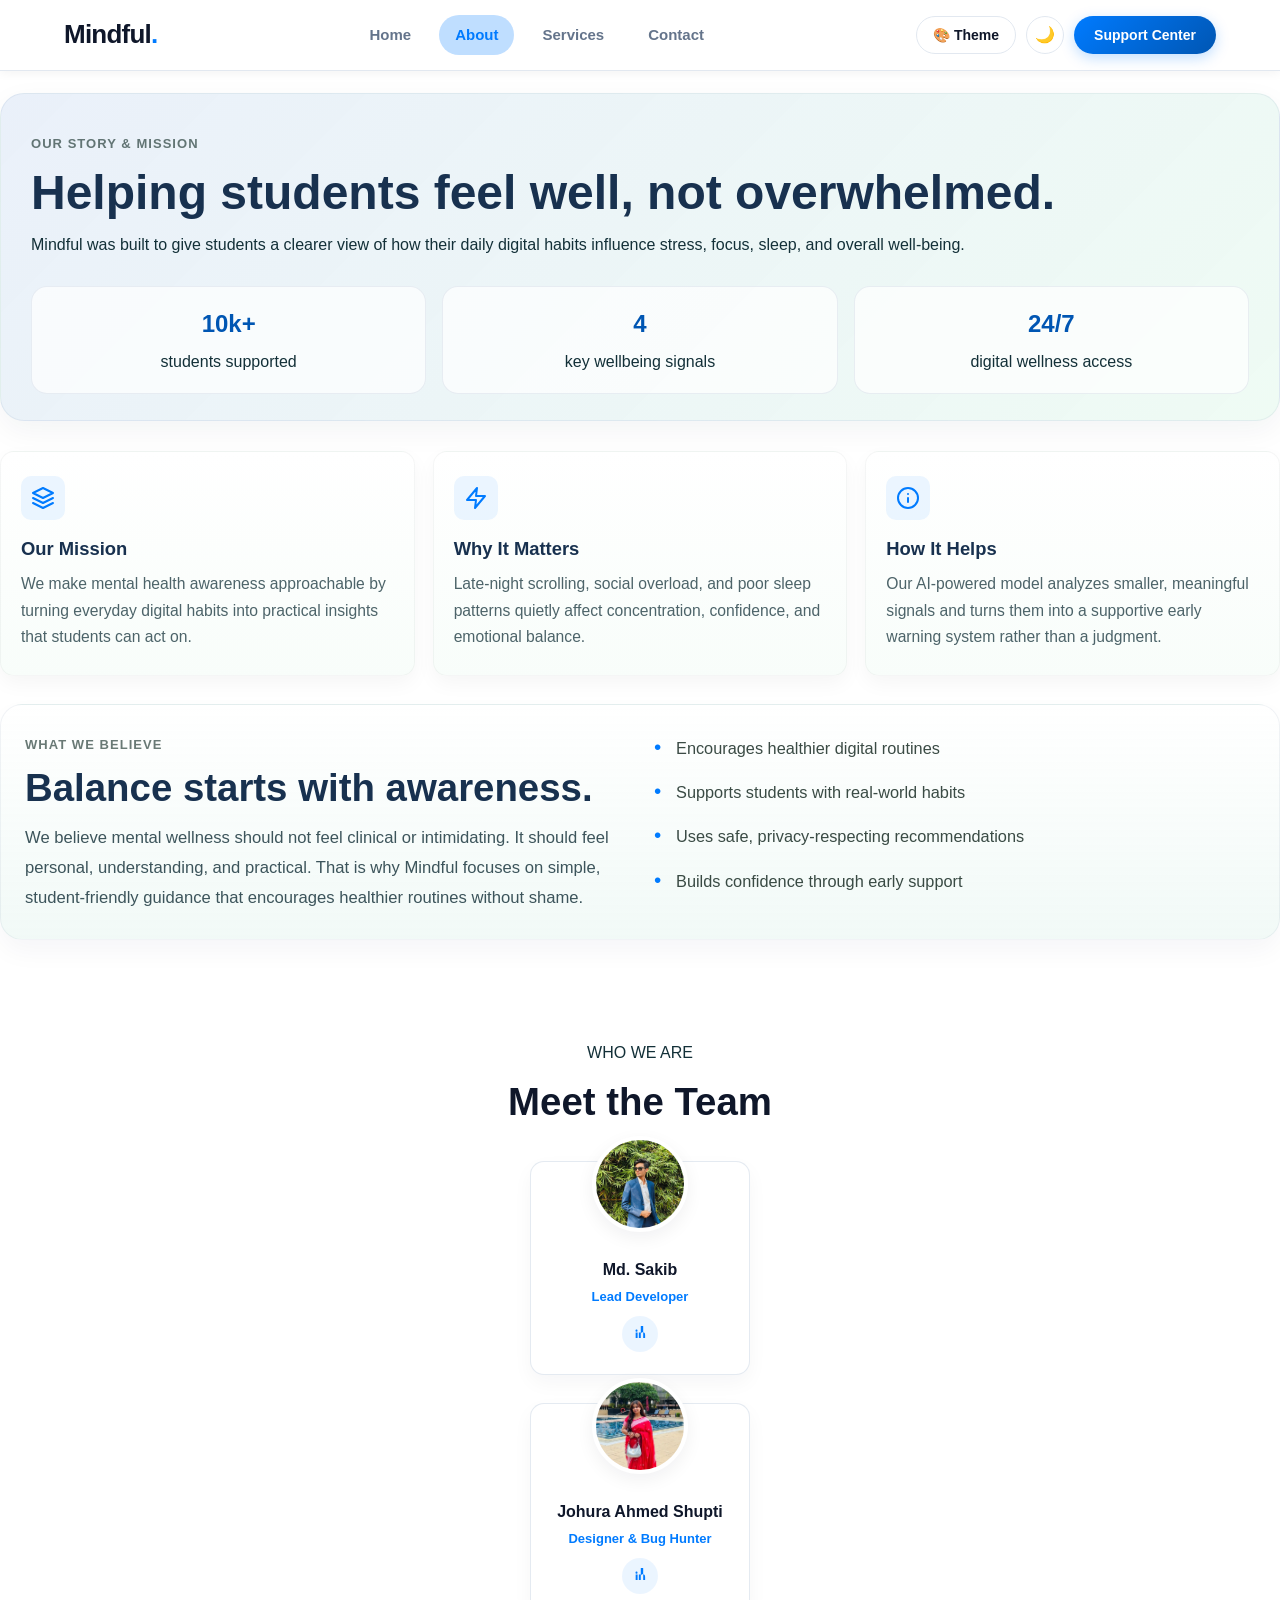
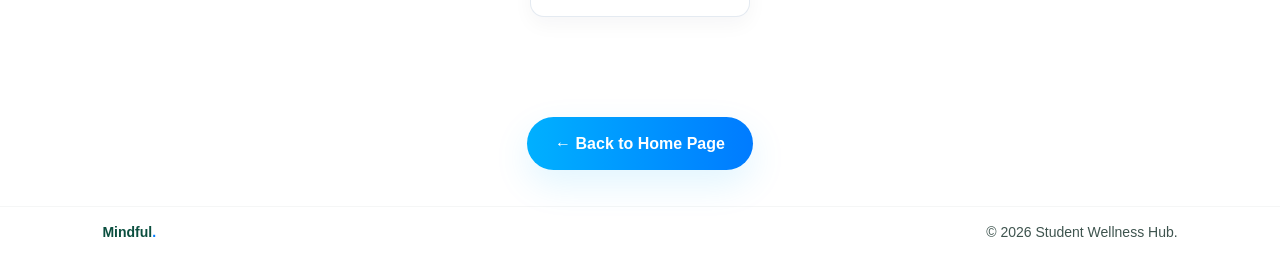
<file: about.html>
<!DOCTYPE html>
<html lang="en">
<head>
    <meta charset="UTF-8">
    <meta name="viewport" content="width=device-width, initial-scale=1.0">
    <title>About Us - Mindful</title>
    <link href="https://fonts.googleapis.com/css2?family=Archivo:wght@700;800;900&display=swap" rel="stylesheet">
    <link rel="stylesheet" href="about.css">
    <link rel="stylesheet" href="darkmode.css">
    <script src="darkmode.js" defer></script>
</head>
<body>

    <!-- NAVBAR -->
    <header class="navbar" role="banner">
        <div class="navbar-left">
            <a href="index.html" class="logo" aria-label="Mindful Home">Mindful<span class="dot">.</span></a>
        </div>
        <nav class="nav-links" aria-label="Main Navigation">
            <a href="index.html">Home</a>
            <a href="about.html" class="active">About</a>
            <a href="services.html">Services</a>
            <a href="contact.html">Contact</a>
        </nav>
        <div class="navbar-right">
            <button id="themeCustomizerBtn" class="theme-customizer-btn" title="Open Theme Studio" aria-label="Open Theme Studio">🎨 Theme</button>
            <button id="themeToggleBtn" class="theme-toggle-btn" aria-label="Toggle dark/light mode" title="Toggle Mode">🌙</button>
            <a href="support.html" class="nav-btn">Support Center</a>
        </div>
    </header>

    <!-- PAGE TITLE -->
    <div class="main-body">
        <section class="about-hero">
            <span class="section-subtitle">OUR STORY & MISSION</span>
            <h2>Helping students feel well, not overwhelmed.</h2>
            <p class="section-desc">Mindful was built to give students a clearer view of how their daily digital habits influence stress, focus, sleep, and overall well-being.</p>

            <div class="about-stats">
                <div class="stat-item">
                    <strong>10k+</strong>
                    <span>students supported</span>
                </div>
                <div class="stat-item">
                    <strong>4</strong>
                    <span>key wellbeing signals</span>
                </div>
                <div class="stat-item">
                    <strong>24/7</strong>
                    <span>digital wellness access</span>
                </div>
            </div>
        </section>

        <section class="about-grid-section">
            <div class="info-card">
                <div class="card-icon">
                    <svg width="24" height="24" viewBox="0 0 24 24" fill="none" stroke="#007bff" stroke-width="2" stroke-linecap="round" stroke-linejoin="round" aria-hidden="true">
                        <path d="M12 2L2 7l10 5 10-5-10-5zM2 17l10 5 10-5M2 12l10 5 10-5"/>
                    </svg>
                </div>
                <h3>Our Mission</h3>
                <p>We make mental health awareness approachable by turning everyday digital habits into practical insights that students can act on.</p>
            </div>

            <div class="info-card">
                <div class="card-icon">
                    <svg width="24" height="24" viewBox="0 0 24 24" fill="none" stroke="#007bff" stroke-width="2" stroke-linecap="round" stroke-linejoin="round" aria-hidden="true">
                        <path d="M13 2L3 14h9l-1 8 10-12h-9l1-8z"/>
                    </svg>
                </div>
                <h3>Why It Matters</h3>
                <p>Late-night scrolling, social overload, and poor sleep patterns quietly affect concentration, confidence, and emotional balance.</p>
            </div>

            <div class="info-card">
                <div class="card-icon">
                    <svg width="24" height="24" viewBox="0 0 24 24" fill="none" stroke="#007bff" stroke-width="2" stroke-linecap="round" stroke-linejoin="round" aria-hidden="true">
                        <circle cx="12" cy="12" r="10"/>
                        <path d="M12 16v-4M12 8h.01"/>
                    </svg>
                </div>
                <h3>How It Helps</h3>
                <p>Our AI-powered model analyzes smaller, meaningful signals and turns them into a supportive early warning system rather than a judgment.</p>
            </div>
        </section>

        <section class="story-panel">
            <div class="story-copy">
                <span class="section-subtitle">WHAT WE BELIEVE</span>
                <h3>Balance starts with awareness.</h3>
                <p>We believe mental wellness should not feel clinical or intimidating. It should feel personal, understanding, and practical. That is why Mindful focuses on simple, student-friendly guidance that encourages healthier routines without shame.</p>
            </div>

            <ul class="story-list">
                <li>Encourages healthier digital routines</li>
                <li>Supports students with real-world habits</li>
                <li>Uses safe, privacy-respecting recommendations</li>
                <li>Builds confidence through early support</li>
            </ul>
        </section>

        <section class="team-section">
            <span class="section-tag">WHO WE ARE</span>
            <h2>Meet the Team</h2>
            <div class="team-grid">
                <div class="team-card">
                    <div class="team-avatar">
                        <img src="photo_6057490504573718811_y.jpg" alt="Md. Sakib">
                    </div>
                    <h4>Md. Sakib</h4>
                    <p class="team-role">Lead Developer</p>
                    <div class="team-social">
                        <a href="https://www.linkedin.com" class="linkedin-link" aria-label="Md. Sakib LinkedIn profile" target="_blank" rel="noopener noreferrer">
                            <svg viewBox="0 0 24 24" aria-hidden="true">
                                <path d="M6.94 8.5A1.56 1.56 0 1 1 6.94 5.4a1.56 1.56 0 0 1 0 3.1ZM5.5 9.8h2.9V18H5.5V9.8Zm5.1 0h2.78v1.13h.04c.39-.73 1.34-1.5 2.76-1.5 2.95 0 3.5 1.94 3.5 4.46V18h-2.9v-16.7c0-1.2-.02-2.74-1.67-2.74-1.68 0-1.94 1.31-1.94 2.65V18h-2.9V9.8Z"/>
                            </svg>
                        </a>
                    </div>
                </div>

                <div class="team-card">
                    <div class="team-avatar">
                        <img src="photo_6057490504573718812_y.jpg" alt="Johura Ahmed Shupti">
                    </div>
                    <h4>Johura Ahmed Shupti</h4>
                    <p class="team-role">Designer & Bug Hunter</p>
                    <div class="team-social">
                        <a href="https://www.linkedin.com" class="linkedin-link" aria-label="Johura Ahmed Shupti LinkedIn profile" target="_blank" rel="noopener noreferrer">
                            <svg viewBox="0 0 24 24" aria-hidden="true">
                                <path d="M6.94 8.5A1.56 1.56 0 1 1 6.94 5.4a1.56 1.56 0 0 1 0 3.1ZM5.5 9.8h2.9V18H5.5V9.8Zm5.1 0h2.78v1.13h.04c.39-.73 1.34-1.5 2.76-1.5 2.95 0 3.5 1.94 3.5 4.46V18h-2.9v-16.7c0-1.2-.02-2.74-1.67-2.74-1.68 0-1.94 1.31-1.94 2.65V18h-2.9V9.8Z"/>
                            </svg>
                        </a>
                    </div>
                </div>
            </div>
        </section>

        <div class="about-cta">
            <a href="index.html" class="btn-secondary">← Back to Home Page</a>
        </div>
    </div>

    <!-- FOOTER -->
    <footer class="final-footer">
        <div class="footer-logo">Mindful<span class="dot">.</span></div>
        <p>&copy; 2026 Student Wellness Hub.</p>
    </footer>

</body>
</html>
</file>
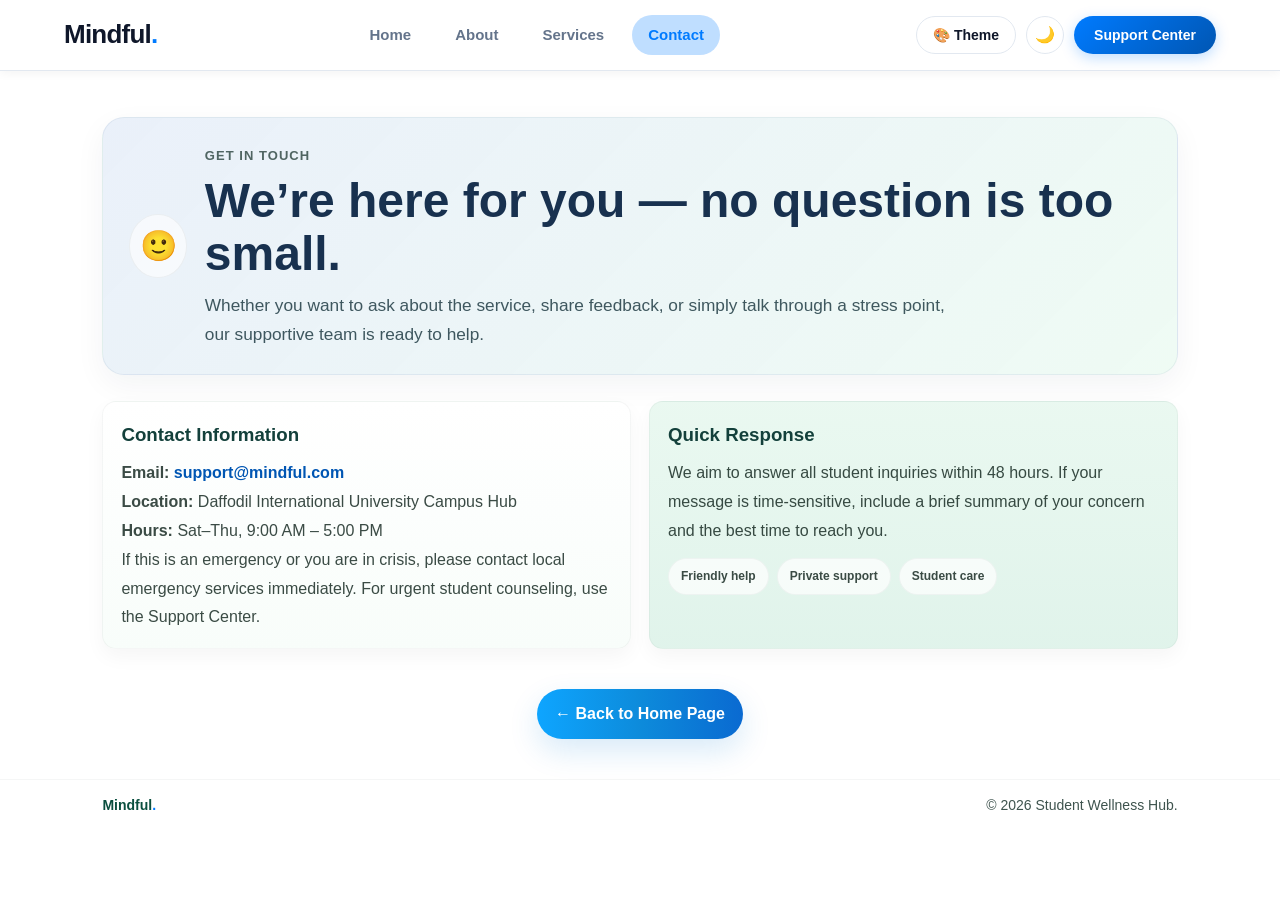
<file: contact.html>
<!DOCTYPE html>
<html lang="en">
<head>
    <meta charset="UTF-8">
    <meta name="viewport" content="width=device-width, initial-scale=1.0">
    <title>Contact Us - Mindful</title>
    <link href="https://fonts.googleapis.com/css2?family=Archivo:wght@700;800;900&display=swap" rel="stylesheet">
    <link rel="stylesheet" href="contact.css"><link rel="stylesheet" href="darkmode.css">
    <script src="darkmode.js" defer></script>
</head>
<body>

    <!-- NAVBAR -->
    <header class="navbar" role="banner">
        <div class="navbar-left">
            <a href="index.html" class="logo" aria-label="Mindful Home">Mindful<span class="dot">.</span></a>
        </div>
        <nav class="nav-links" aria-label="Main Navigation">
            <a href="index.html">Home</a>
            <a href="about.html">About</a>
            <a href="services.html">Services</a>
            <a href="contact.html" class="active">Contact</a>
        </nav>
        <div class="navbar-right">
            <button id="themeCustomizerBtn" class="theme-customizer-btn" title="Open Theme Studio" aria-label="Open Theme Studio">🎨 Theme</button>
            <button id="themeToggleBtn" class="theme-toggle-btn" aria-label="Toggle dark/light mode" title="Toggle Mode">🌙</button>
            <a href="support.html" class="nav-btn">Support Center</a>
        </div>
    </header>

    <!-- PAGE TITLE -->
    <div class="main-body">
        <div class="contact-hero">
            <div class="contact-avatar">🙂</div>
            <div class="hero-text">
                <span class="section-subtitle">GET IN TOUCH</span>
                <h2>We’re here for you — no question is too small.</h2>
                <p class="section-desc">Whether you want to ask about the service, share feedback, or simply talk through a stress point, our supportive team is ready to help.</p>
            </div>
        </div>

        <div class="contact-grid">
            <div class="contact-info">
                <h3>Contact Information</h3>
                <p>
                    <strong>Email:</strong> <a href="mailto:support@mindful.com">support@mindful.com</a><br>
                    <strong>Location:</strong> Daffodil International University Campus Hub<br>
                    <strong>Hours:</strong> Sat–Thu, 9:00 AM – 5:00 PM
                </p>
                <p class="contact-note">If this is an emergency or you are in crisis, please contact local emergency services immediately. For urgent student counseling, use the Support Center.</p>
            </div>

            <div class="contact-info contact-highlight">
                <h3>Quick Response</h3>
                <p>We aim to answer all student inquiries within 48 hours. If your message is time-sensitive, include a brief summary of your concern and the best time to reach you.</p>
                <div class="mini-badges">
                    <span>Friendly help</span>
                    <span>Private support</span>
                    <span>Student care</span>
                </div>
            </div>
        </div>

        <div style="text-align: center; margin: 40px 0 20px;">
            <a href="index.html" class="btn-primary" style="text-decoration: none;">← Back to Home Page</a>
        </div>
    </div>

    <!-- FOOTER -->
    <footer class="final-footer">
        <div class="footer-logo">Mindful<span class="dot">.</span></div>
        <p>&copy; 2026 Student Wellness Hub.</p>
    </footer>

</body>
</html>
</file>
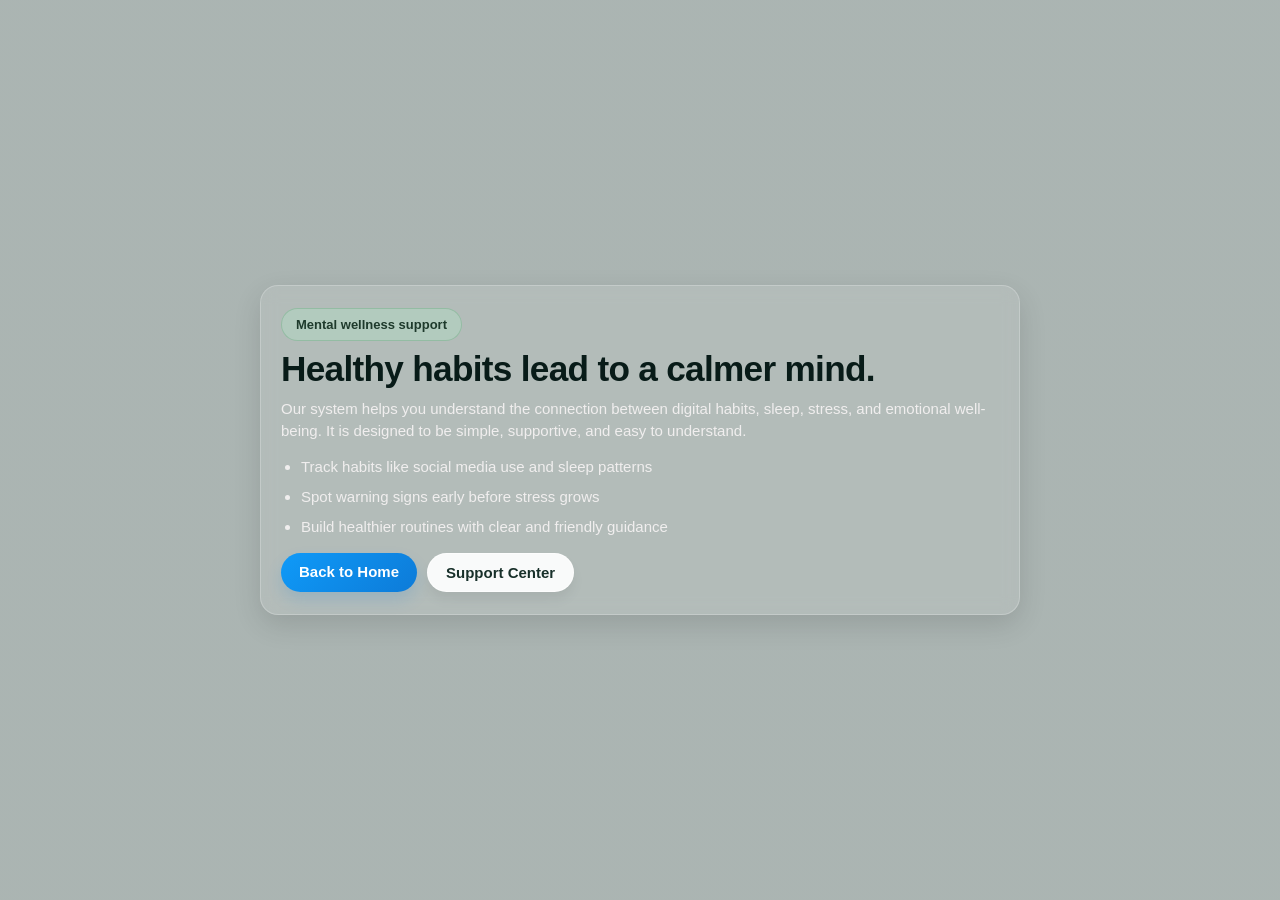
<file: learn-more.html>
<!DOCTYPE html>
<html lang="en">
<head>
    <meta charset="UTF-8">
    <meta name="viewport" content="width=device-width, initial-scale=1.0">
    <title>Learn More - Mindful</title>
    <link rel="stylesheet" href="learn-more.css">
    <link rel="stylesheet" href="darkmode.css">
    <script src="darkmode.js" defer></script>
</head>
<body>
    <div class="page-wrap">
        <div class="panel">
            <span class="tag">Mental wellness support</span>
            <h1>Healthy habits lead to a calmer mind.</h1>
            <p>Our system helps you understand the connection between digital habits, sleep, stress, and emotional well-being. It is designed to be simple, supportive, and easy to understand.</p>

            <ul>
                <li>Track habits like social media use and sleep patterns</li>
                <li>Spot warning signs early before stress grows</li>
                <li>Build healthier routines with clear and friendly guidance</li>
            </ul>

            <div class="actions">
                <a class="btn btn-primary" href="index.html">Back to Home</a>
                <a class="btn btn-light" href="support.html">Support Center</a>
            </div>
        </div>
    </div>
</body>
</html>
</file>
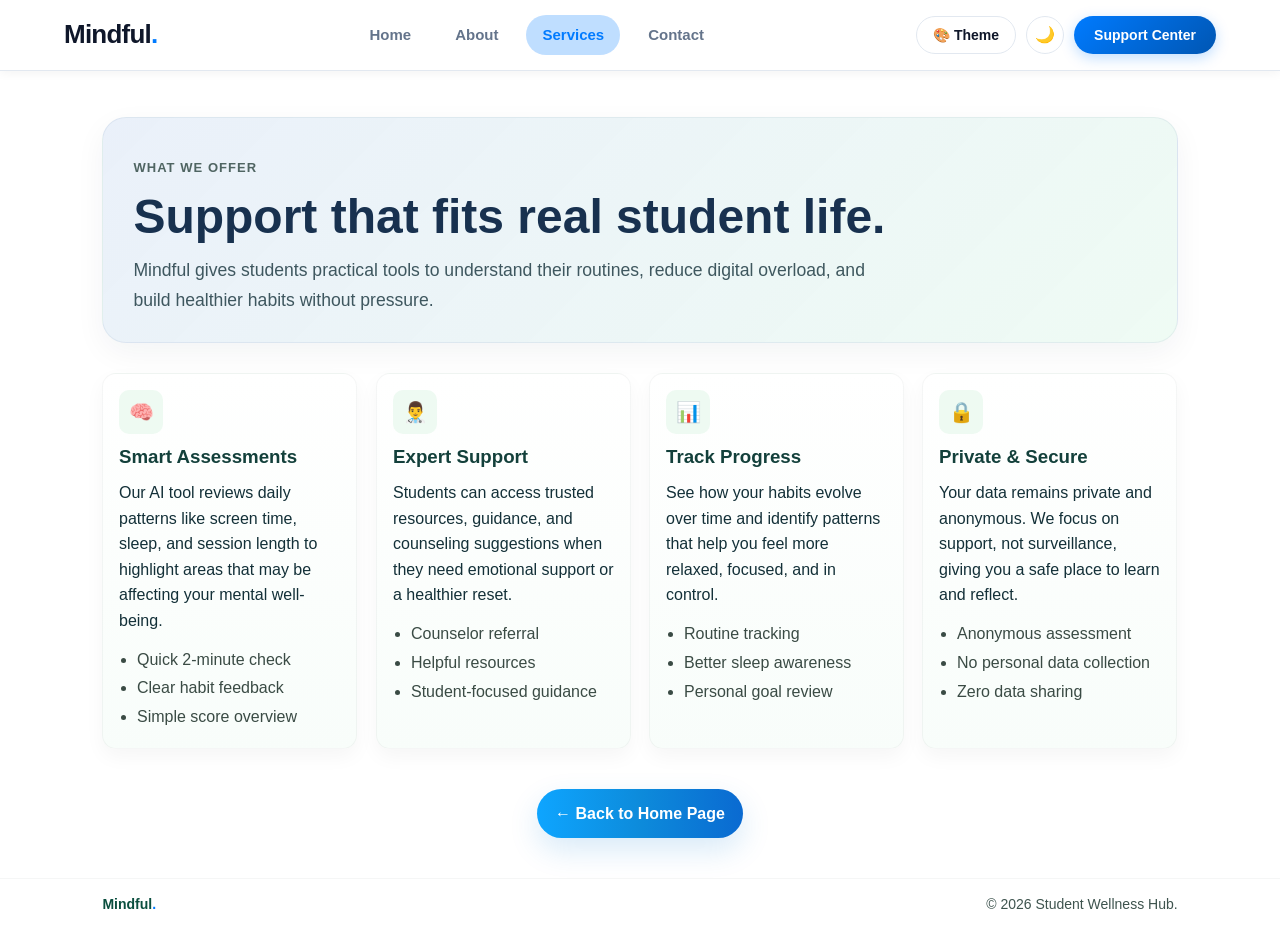
<file: services.html>
<!DOCTYPE html>
<html lang="en">
<head>
    <meta charset="UTF-8">
    <meta name="viewport" content="width=device-width, initial-scale=1.0">
    <title>Services - Mindful</title>
    <link href="https://fonts.googleapis.com/css2?family=Archivo:wght@700;800;900&display=swap" rel="stylesheet">
    <link rel="stylesheet" href="services.css">
    <link rel="stylesheet" href="darkmode.css">
    <script src="darkmode.js" defer></script>
</head>
<body>

    <!-- NAVBAR -->
    <header class="navbar" role="banner">
        <div class="navbar-left">
            <a href="index.html" class="logo" aria-label="Mindful Home">Mindful<span class="dot">.</span></a>
        </div>
        <nav class="nav-links" aria-label="Main Navigation">
            <a href="index.html">Home</a>
            <a href="about.html">About</a>
            <a href="services.html" class="active">Services</a>
            <a href="contact.html">Contact</a>
        </nav>
        <div class="navbar-right">
            <button id="themeCustomizerBtn" class="theme-customizer-btn" title="Open Theme Studio" aria-label="Open Theme Studio">🎨 Theme</button>
            <button id="themeToggleBtn" class="theme-toggle-btn" aria-label="Toggle dark/light mode" title="Toggle Mode">🌙</button>
            <a href="support.html" class="nav-btn">Support Center</a>
        </div>
    </header>

    <!-- PAGE TITLE -->
    <div class="main-body">
        <section class="about-hero">
            <span class="section-subtitle">WHAT WE OFFER</span>
            <h2>Support that fits real student life.</h2>
            <p class="section-desc">Mindful gives students practical tools to understand their routines, reduce digital overload, and build healthier habits without pressure.</p>
        </section>

        <div class="services-grid about-feature-grid">
            <div class="service-item about-card">
                <div class="icon-box">🧠</div>
                <h3>Smart Assessments</h3>
                <p>Our AI tool reviews daily patterns like screen time, sleep, and session length to highlight areas that may be affecting your mental well-being.</p>
                <ul class="feature-list">
                    <li>Quick 2-minute check</li>
                    <li>Clear habit feedback</li>
                    <li>Simple score overview</li>
                </ul>
            </div>

            <div class="service-item about-card">
                <div class="icon-box">👨‍⚕️</div>
                <h3>Expert Support</h3>
                <p>Students can access trusted resources, guidance, and counseling suggestions when they need emotional support or a healthier reset.</p>
                <ul class="feature-list">
                    <li>Counselor referral</li>
                    <li>Helpful resources</li>
                    <li>Student-focused guidance</li>
                </ul>
            </div>

            <div class="service-item about-card">
                <div class="icon-box">📊</div>
                <h3>Track Progress</h3>
                <p>See how your habits evolve over time and identify patterns that help you feel more relaxed, focused, and in control.</p>
                <ul class="feature-list">
                    <li>Routine tracking</li>
                    <li>Better sleep awareness</li>
                    <li>Personal goal review</li>
                </ul>
            </div>

            <div class="service-item about-card">
                <div class="icon-box">🔒</div>
                <h3>Private & Secure</h3>
                <p>Your data remains private and anonymous. We focus on support, not surveillance, giving you a safe place to learn and reflect.</p>
                <ul class="feature-list">
                    <li>Anonymous assessment</li>
                    <li>No personal data collection</li>
                    <li>Zero data sharing</li>
                </ul>
            </div>
        </div>

        <div style="text-align: center; margin: 40px 0 20px;">
            <a href="index.html" class="btn-primary" style="text-decoration: none;">← Back to Home Page</a>
        </div>
    </div>

    <!-- FOOTER -->
    <footer class="final-footer">
        <div class="footer-logo">Mindful<span class="dot">.</span></div>
        <p>&copy; 2026 Student Wellness Hub.</p>
    </footer>

</body>
</html>
</file>
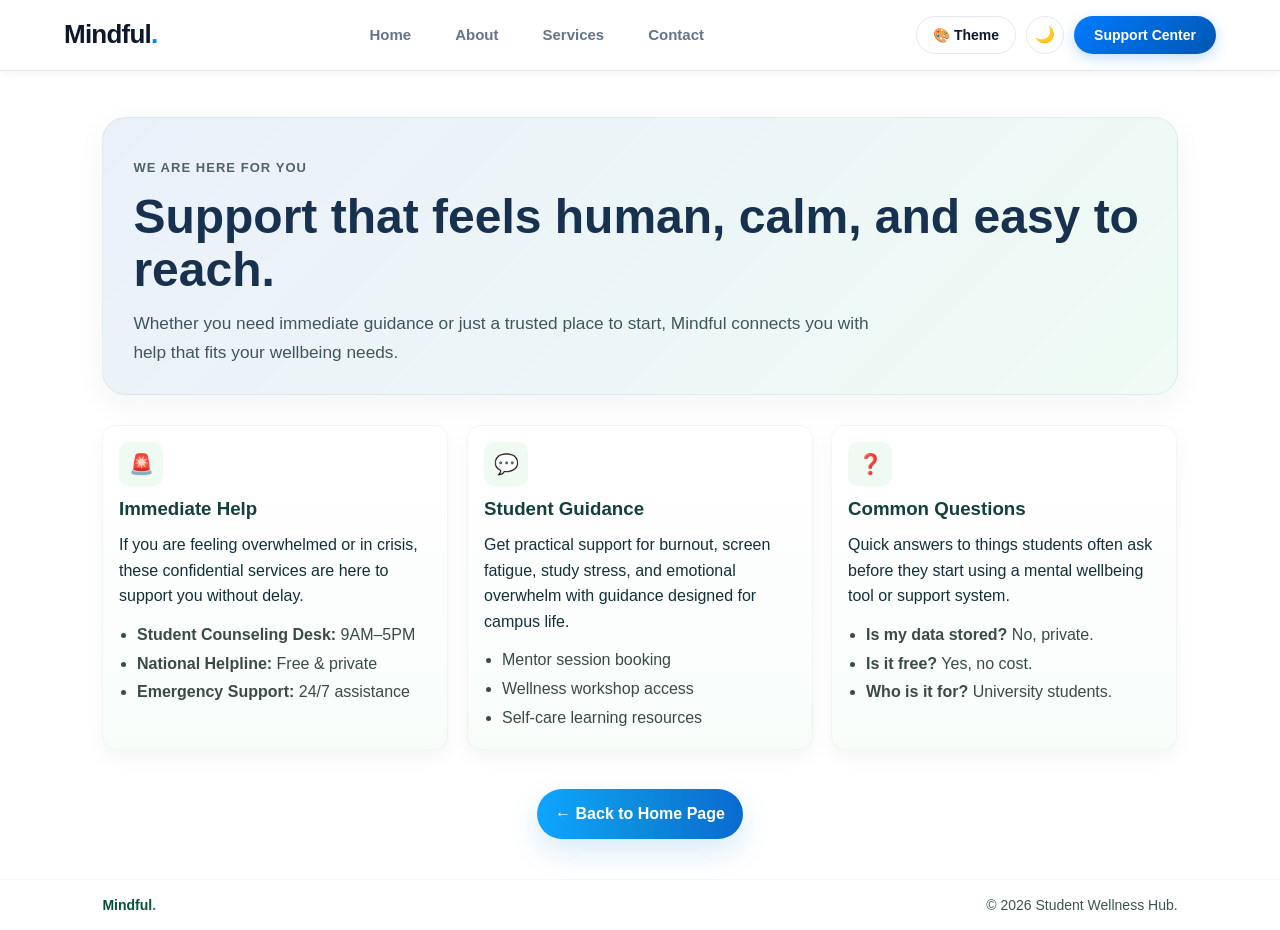
<file: support.html>
<!DOCTYPE html>
<html lang="en">
<head>
    <meta charset="UTF-8">
    <meta name="viewport" content="width=device-width, initial-scale=1.0">
    <title>Support Center - Mindful</title>
    <link href="https://fonts.googleapis.com/css2?family=Archivo:wght@700;800;900&display=swap" rel="stylesheet">
    <link rel="stylesheet" href="support.css">
    <link rel="stylesheet" href="darkmode.css">
    <script src="darkmode.js" defer></script>
    <link rel="stylesheet" href="darkmode.css">
</head>
<body>

    <!-- NAVBAR -->
    <header class="navbar" role="banner">
        <div class="navbar-left">
            <a href="index.html" class="logo" aria-label="Mindful Home">Mindful<span class="dot">.</span></a>
        </div>
        <nav class="nav-links" aria-label="Main Navigation">
            <a href="index.html">Home</a>
            <a href="about.html">About</a>
            <a href="services.html">Services</a>
            <a href="contact.html">Contact</a>
        </nav>
        <div class="navbar-right">
            <button id="themeCustomizerBtn" class="theme-customizer-btn" title="Open Theme Studio" aria-label="Open Theme Studio">🎨 Theme</button>
            <button id="themeToggleBtn" class="theme-toggle-btn" aria-label="Toggle dark/light mode" title="Toggle Mode">🌙</button>
            <a href="support.html" class="nav-btn active">Support Center</a>
        </div>
    </header>

    <!-- PAGE TITLE -->
    <div class="main-body">
        <section class="about-hero">
            <span class="section-subtitle">WE ARE HERE FOR YOU</span>
            <h2>Support that feels human, calm, and easy to reach.</h2>
            <p class="section-desc">Whether you need immediate guidance or just a trusted place to start, Mindful connects you with help that fits your wellbeing needs.</p>
        </section>

        <div class="services-grid about-feature-grid">
            <div class="service-item about-card">
                <div class="icon-box">🚨</div>
                <h3>Immediate Help</h3>
                <p>If you are feeling overwhelmed or in crisis, these confidential services are here to support you without delay.</p>
                <ul class="feature-list">
                    <li><strong>Student Counseling Desk:</strong> 9AM–5PM</li>
                    <li><strong>National Helpline:</strong> Free & private</li>
                    <li><strong>Emergency Support:</strong> 24/7 assistance</li>
                </ul>
            </div>

            <div class="service-item about-card">
                <div class="icon-box">💬</div>
                <h3>Student Guidance</h3>
                <p>Get practical support for burnout, screen fatigue, study stress, and emotional overwhelm with guidance designed for campus life.</p>
                <ul class="feature-list">
                    <li>Mentor session booking</li>
                    <li>Wellness workshop access</li>
                    <li>Self-care learning resources</li>
                </ul>
            </div>

            <div class="service-item about-card">
                <div class="icon-box">❓</div>
                <h3>Common Questions</h3>
                <p>Quick answers to things students often ask before they start using a mental wellbeing tool or support system.</p>
                <ul class="feature-list">
                    <li><strong>Is my data stored?</strong> No, private.</li>
                    <li><strong>Is it free?</strong> Yes, no cost.</li>
                    <li><strong>Who is it for?</strong> University students.</li>
                </ul>
            </div>
        </div>

        <div style="text-align: center; margin: 40px 0 20px;">
            <a href="index.html" class="btn-primary" style="text-decoration: none;">← Back to Home Page</a>
        </div>
    </div>

    <!-- FOOTER -->
    <footer class="final-footer">
        <div class="footer-logo">Mindful<span class="dot">.</span></div>
        <p>&copy; 2026 Student Wellness Hub.</p>
    </footer>

</body>
</html>
</file>
<file: about.css>
* {
    margin: 0;
    padding: 0;
    box-sizing: border-box;
}

body {
    font-family: -apple-system, BlinkMacSystemFont, "Segoe UI", Roboto, Oxygen, Ubuntu, sans-serif;
    background-color: var(--white);
    color: #133038;
    line-height: 1.6;
}

:root {
    --primary: #007bff;
    --primary-dark: #0056b3;
    --primary-light: #4a90e2;
    --success: #28a745;
    --warning: #ffc107;
    --white: #ffffff;
}

/* NAVBAR */
.navbar {
    display: flex;
    justify-content: space-between;
    align-items: center;
    padding: 15px 5%;
    background: rgba(255,255,255,0.9);
    box-shadow: 0 2px 12px rgba(14, 30, 36, 0.06);
    position: sticky;
    top: 0;
    z-index: 20;
    width: 100%;
    box-sizing: border-box;
    backdrop-filter: blur(12px);
}

.logo {
    font-size: 24px;
    font-weight: 800;
    color: #1e293b;
}

.logo .dot {
    color: var(--primary);
}

.nav-links {
    display: flex;
    align-items: center;
    gap: 22px;
}

.nav-links a,
.nav-btn,
nav a,
nav a:visited {
    color: var(--primary-dark);
    text-decoration: none;
    font-weight: 600;
    font-size: 16px;
    white-space: nowrap;
    padding: 8px 14px;
    border-radius: 999px;
    transition: color 180ms ease, background 220ms cubic-bezier(.2,.8,.2,1), box-shadow 220ms, transform 200ms ease;
    position: relative;
    background: transparent;
    display: inline-block;
}

.nav-links a::after {
    content: "";
    position: absolute;
    left: 50%;
    bottom: 6px;
    transform: translateX(-50%) scaleX(0);
    transform-origin: center;
    height: 3px;
    width: 60%;
    background: linear-gradient(90deg, var(--primary), var(--primary-light));
    border-radius: 2px;
    transition: transform 220ms cubic-bezier(.2,.8,.2,1);
}

.nav-links a:hover,
.nav-links a:focus,
.nav-btn:hover,
.nav-btn:focus {
    color: var(--white);
    background: linear-gradient(90deg, var(--primary) 0%, var(--primary-light) 100%);
    box-shadow: 0 8px 20px rgba(0,123,255,0.12);
    transform: translateY(-3px);
}

.nav-links a:hover::after,
.nav-links a:focus::after {
    transform: translateX(-50%) scaleX(1);
}

.nav-links a.active,
.nav-btn.active {
    background: linear-gradient(90deg, var(--primary), var(--primary-light));
    color: var(--white);
    box-shadow: 0 8px 20px rgba(0,123,255,0.16);
}

.nav-links a:focus-visible,
.nav-btn:focus-visible {
    outline: 3px solid rgba(0,123,255,0.12);
    outline-offset: 4px;
}

.nav-links a {
    animation: navFadeIn .42s ease both;
}

.nav-links a:nth-child(1) { animation-delay: .04s; }
.nav-links a:nth-child(2) { animation-delay: .10s; }
.nav-links a:nth-child(3) { animation-delay: .16s; }
.nav-links a:nth-child(4) { animation-delay: .22s; }

@keyframes navFadeIn {
    from {
        opacity: 0;
        transform: translateY(-8px);
    }
    to {
        opacity: 1;
        transform: translateY(0);
    }
}

.nav-btn {
    background-color: var(--primary);
    color: var(--white) !important;
    padding: 10px 22px;
    border-radius: 50px;
    box-shadow: 0 10px 25px rgba(0,123,255,0.12);
}

/* HERO + ABOUT LAYOUT */
.section-subtitle {
    display: inline-block;
    font-size: 13px;
    color: rgba(6,34,27,0.6);
    font-weight: 700;
    letter-spacing: 0.08em;
    text-transform: uppercase;
}

.about-hero {
    background: linear-gradient(135deg, rgba(82, 134, 212, 0.12), rgba(46, 204, 113, 0.08));
    border: 1px solid rgba(58, 90, 135, 0.08);
    border-radius: 24px;
    padding: 36px 30px 26px;
    margin: 22px 0 30px;
    box-shadow: 0 10px 30px rgba(17, 34, 65, 0.05);
}

.about-hero h2 {
    font-size: clamp(2rem, 4vw, 3rem);
    line-height: 1.1;
    margin: 12px 0 12px;
    color: #18314f;
}

.about-stats {
    display: grid;
    grid-template-columns: repeat(auto-fit, minmax(150px, 1fr));
    gap: 16px;
    margin-top: 28px;
}

.stat-item {
    background: rgba(255, 255, 255, 0.7);
    border: 1px solid rgba(20, 60, 110, 0.08);
    border-radius: 16px;
    padding: 18px 16px;
    text-align: center;
}

.stat-item strong {
    display: block;
    font-size: 1.5rem;
    color: var(--primary-dark);
    margin-bottom: 6px;
}

.about-grid-section {
    display: grid;
    grid-template-columns: repeat(auto-fit, minmax(240px, 1fr));
    gap: 18px;
    margin: 18px 0 28px;
}

.info-card {
    background: linear-gradient(180deg, rgba(255,255,255,0.98), rgba(248,253,250,0.98));
    border-radius: 14px;
    padding: 24px 20px;
    box-shadow: 0 8px 20px rgba(12,30,24,0.04);
    border: 1px solid rgba(12,30,24,0.04);
    animation: cardFadeUp 0.6s ease both;
    transition: transform 340ms cubic-bezier(.22,.9,.29,1), box-shadow 340ms cubic-bezier(.22,.9,.29,1), border-color 340ms ease;
}

.info-card:hover {
    transform: translateY(-6px);
    box-shadow: 0 16px 30px rgba(12,30,24,0.09);
    border-color: rgba(0,123,255,0.14);
}

.info-card:nth-child(2) { animation-delay: 0.08s; }
.info-card:nth-child(3) { animation-delay: 0.16s; }

.card-icon {
    width: 44px;
    height: 44px;
    display: inline-flex;
    align-items: center;
    justify-content: center;
    border-radius: 10px;
    background: rgba(0,123,255,0.08);
    margin-bottom: 14px;
}

.info-card h3 {
    margin-bottom: 8px;
    color: #18314f;
    font-size: 1.15rem;
}

.info-card p {
    color: rgba(19, 48, 56, 0.75);
    font-size: 0.98rem;
    line-height: 1.7;
}

@media (max-width: 900px) {
    .about-grid-section { grid-template-columns: 1fr; }
}

.services-grid, .about-feature-grid {
    display: grid;
    grid-template-columns: repeat(auto-fit, minmax(240px, 1fr));
    gap: 18px;
    margin: 18px 0 28px;
}

@keyframes cardFadeUp {
    from {
        opacity: 0;
        transform: translateY(18px);
    }
    to {
        opacity: 1;
        transform: translateY(0);
    }
}

.service-item {
    background: linear-gradient(180deg, rgba(255,255,255,0.98), rgba(248,253,250,0.98));
    border-radius: 14px;
    padding: 16px;
    box-shadow: 0 8px 20px rgba(12,30,24,0.04);
    border: 1px solid rgba(12,30,24,0.04);
    animation: cardFadeUp 0.6s ease both;
    will-change: transform, box-shadow, opacity;
    backface-visibility: hidden;
    transform: translateY(0) translateZ(0);
    transition: transform 340ms cubic-bezier(.22,.9,.29,1), box-shadow 340ms cubic-bezier(.22,.9,.29,1), border-color 340ms ease;
}

.service-item:hover {
    transform: translateY(-6px) translateZ(0);
    box-shadow: 0 16px 30px rgba(12,30,24,0.09);
    border-color: rgba(10, 122, 78, 0.14);
    z-index: 6;
    animation-play-state: paused;
}

.service-item:nth-child(2) { animation-delay: 0.08s; }
.service-item:nth-child(3) { animation-delay: 0.16s; }
.service-item:nth-child(4) { animation-delay: 0.24s; }

.about-card h3 { margin-top: 8px; margin-bottom: 8px; color: #13403b; }

.icon-box {
    width: 44px;
    height: 44px;
    display:inline-flex;
    align-items:center;
    justify-content:center;
    border-radius:10px;
    background: rgba(237,250,241,0.9);
    font-size:20px;
}

.story-panel {
    display: flex;
    gap: 28px;
    align-items: flex-start;
    margin: 18px 0 28px;
    background: linear-gradient(180deg, rgba(255,255,255,0.78), rgba(240,249,246,0.9));
    border: 1px solid rgba(18, 54, 98, 0.06);
    border-radius: 22px;
    padding: 26px 24px;
    box-shadow: 0 12px 26px rgba(17, 38, 65, 0.04), inset 0 1px 0 rgba(255,255,255,0.7);
    animation: cardFadeUp 0.7s ease both;
    transition: transform 0.28s ease, box-shadow 0.28s ease;
}

.story-panel:hover {
    transform: translateY(-4px);
    box-shadow: 0 18px 36px rgba(17, 38, 65, 0.07), inset 0 1px 0 rgba(255,255,255,0.7);
}

.story-copy {
    max-width: 720px;
    flex: 1;
}

.story-copy h3 {
    font-size: clamp(2rem, 3vw, 2.6rem);
    margin: 10px 0 14px;
    color: #18314f;
    line-height: 1.1;
    animation: headerFloat 0.9s ease both;
}

.story-copy p {
    font-size: 1.04rem;
    line-height: 1.8;
    color: rgba(19, 48, 56, 0.82);
}

.story-list {
    list-style: none;
    margin: 0;
    padding: 0;
    color: rgba(10,30,22,0.8);
    line-height: 2.1;
    flex: 1;
    font-size: 1.02rem;
}

.story-list li {
    position: relative;
    padding-left: 22px;
    margin-bottom: 10px;
    opacity: 0;
    animation: listReveal 0.5s ease forwards;
}

.story-list li:nth-child(1) { animation-delay: 0.1s; }
.story-list li:nth-child(2) { animation-delay: 0.18s; }
.story-list li:nth-child(3) { animation-delay: 0.26s; }
.story-list li:nth-child(4) { animation-delay: 0.34s; }

.story-list li::before {
    content: "•";
    position: absolute;
    left: 0;
    top: 0;
    color: var(--primary);
    font-size: 1.3rem;
    line-height: 1.5;
    animation: dotPulse 1.8s ease-in-out infinite;
}

@keyframes headerFloat {
    from { opacity: 0; transform: translateY(10px); }
    to { opacity: 1; transform: translateY(0); }
}

@keyframes listReveal {
    from { opacity: 0; transform: translateX(10px); }
    to { opacity: 1; transform: translateX(0); }
}

@keyframes dotPulse {
    0%, 100% { transform: scale(1); opacity: 0.8; }
    50% { transform: scale(1.2); opacity: 1; }
}

/* TEAM SECTION */
.team-section {
    max-width: 1100px;
    margin: 60px auto;
    padding: 40px 20px;
    text-align: center;
}

.team-section h2 {
    font-size: clamp(1.6rem, 3vw, 2.4rem);
    margin: 6px 0 6px;
    color: #0f172a;
}

.team-grid {
    display: grid;
    grid-template-columns: repeat(minmax(220px, 1fr));
    gap: 28px;
    align-items: start;
    margin-top: 28px;
}

.team-card {
    background: #ffffff;
    border: 1px solid rgba(226,232,240,0.9);
    padding: 22px 18px;
    border-radius: 14px;
    width: 220px;
    margin: 0 auto;
    box-shadow: 0 8px 20px rgba(15,23,42,0.04);
    text-align: center;
}

.team-avatar img {
    width: 96px;
    height: 96px;
    border-radius: 50%;
    margin: -48px auto 12px auto;
    object-fit: cover;
    border: 4px solid #fff;
    box-shadow: 0 6px 18px rgba(15,23,42,0.06);
    background: #fff;
}

.team-card h4 { margin: 6px 0 4px 0; color: #0f172a; }
.team-role { font-size: 13px; color: var(--primary); font-weight: 600; margin-bottom: 8px; }

.team-social { margin-top: 6px; }
.linkedin-link { display:inline-flex; align-items:center; justify-content:center; width:36px; height:36px; border-radius:50%; background: rgba(0,123,255,0.08); color: var(--primary); text-decoration:none; }
.linkedin-link svg { width:16px; height:16px; fill:currentColor; }

/* ABOUT PAGE CTA (Back to Home) */
.about-cta {
    text-align: center;
    margin: 48px 0 36px;
}

.about-cta .btn-secondary {
    display: inline-block;
    padding: 14px 28px;
    border-radius: 999px;
    font-weight: 800;
    text-decoration: none;
    color: #fff;
    background: linear-gradient(90deg, #00b0ff 0%, #007bff 100%);
    box-shadow: 0 14px 36px rgba(0,176,255,0.12);
    border: none;
}

.about-cta .btn-secondary:hover {
    transform: translateY(-2px);
    box-shadow: 0 20px 48px rgba(0,176,255,0.18);
}


.btn-primary {
    display: inline-block;
    padding: 12px 22px;
    background: linear-gradient(90deg, #0ea5ff 0%, #0d8bdb 50%, #0a6ad1 100%);
    color: #fff;
    border-radius: 999px;
    font-weight: 800;
    text-decoration: none;
    box-shadow: 0 12px 30px rgba(13,123,210,0.16);
    transition: transform 0.2s ease, box-shadow 0.2s ease;
}

.btn-primary:hover {
    transform: translateY(-2px);
    box-shadow: 0 16px 36px rgba(13,123,210,0.22);
}

@media (max-width: 900px) {
    .story-panel { flex-direction: column; }
    .services-grid { grid-template-columns: 1fr; }
}


/* FOOTER */
.final-footer {
    display: flex;
    justify-content: space-between;
    align-items: center;
    padding: 14px 8%;
    color: rgba(6, 34, 27, 0.86);
    font-size: 14px;
    background: transparent;
    border-top: 1px solid rgba(10,30,24,0.04);
}
.footer-logo { font-weight: 800; color: #0b4f3f; }
.footer-logo .dot { color: var(--primary); }
.final-footer p { margin: 0; opacity: 0.9; }

@media (max-width: 700px) {
    .final-footer { flex-direction: column; gap: 8px; text-align: center; }
}
</file>
<file: darkmode.css>
/* =========================================================
   MINDFUL WELL-BEING PLATFORM - UNIFIED DARK MODE & THEME STYLES
   Universal theme system and clean navbar for all pages
   ========================================================= */

/* GLOBAL UTILITY */
.hidden {
    display: none !important;
}

/* =========================================================
   1. THEME PRESET CSS VARIABLES (ALL PAGES)
   ========================================================= */
:root {
    --primary: #007bff;
    --primary-dark: #0056b3;
    --primary-light: #4a90e2;
    --primary-glow: rgba(0, 123, 255, 0.25);
    --accent: #00c6ff;
    --shadow-card-glow: 0 8px 30px rgba(0, 123, 255, 0.08);

    --bg-page: #f8fafc;
    --bg-card: #ffffff;
    --bg-card-subtle: #f1f5f9;
    --bg-glass: rgba(255, 255, 255, 0.88);
    --border-card: #e2e8f0;
    --border-subtle: #cbd5e1;
    --text-main: #0f172a;
    --text-muted: #64748b;
    --text-light: #94a3b8;
    --white: #ffffff;
}

body[data-theme-preset="forest"], html[data-theme-preset="forest"] {
    --primary: #10b981;
    --primary-dark: #059669;
    --primary-light: #34d399;
    --primary-glow: rgba(16, 185, 129, 0.25);
    --accent: #6ee7b7;
    --shadow-card-glow: 0 8px 30px rgba(16, 185, 129, 0.12);
}

body[data-theme-preset="sunset"], html[data-theme-preset="sunset"] {
    --primary: #f97316;
    --primary-dark: #ea580c;
    --primary-light: #fb923c;
    --primary-glow: rgba(249, 115, 22, 0.25);
    --accent: #ec4899;
    --shadow-card-glow: 0 8px 30px rgba(249, 115, 22, 0.12);
}

body[data-theme-preset="midnight"], html[data-theme-preset="midnight"] {
    --primary: #8b5cf6;
    --primary-dark: #7c3aed;
    --primary-light: #a78bfa;
    --primary-glow: rgba(139, 92, 246, 0.3);
    --accent: #06b6d4;
    --shadow-card-glow: 0 8px 30px rgba(139, 92, 246, 0.18);
}

body[data-theme-preset="lavender"], html[data-theme-preset="lavender"] {
    --primary: #a855f7;
    --primary-dark: #9333ea;
    --primary-light: #c084fc;
    --primary-glow: rgba(168, 85, 247, 0.25);
    --accent: #f472b6;
    --shadow-card-glow: 0 8px 30px rgba(168, 85, 247, 0.12);
}

/* =========================================================
   2. DARK MODE CORE OVERRIDES
   ========================================================= */
html.dark-mode,
body.dark-mode {
    --bg-page: #0b132b !important;
    --bg-card: #141f36 !important;
    --bg-card-subtle: #1c2b48 !important;
    --bg-glass: rgba(20, 31, 54, 0.94) !important;
    --border-card: #25375e !important;
    --border-subtle: #334876 !important;
    --text-main: #f8fafc !important;
    --text-muted: #94a3b8 !important;
    --text-light: #64748b !important;
    --white: #ffffff;
    --shadow-card-glow: 0 10px 30px rgba(0, 0, 0, 0.45) !important;

    background-color: #0b132b !important;
    color: #f8fafc !important;
}

body.dark-mode .main-body,
body.dark-mode .hero-container {
    background-color: #0b132b !important;
}

/* =========================================================
   3. UNIVERSAL NAVBAR & BUTTON ALIGNMENT (ALL PAGES)
   ========================================================= */
.navbar {
    display: flex !important;
    justify-content: space-between !important;
    align-items: center !important;
    padding: 14px 5% !important;
    background-color: var(--bg-glass) !important;
    backdrop-filter: blur(14px) !important;
    -webkit-backdrop-filter: blur(14px) !important;
    border-bottom: 1px solid var(--border-card) !important;
    width: 100% !important;
    box-sizing: border-box !important;
    position: sticky !important;
    top: 0 !important;
    z-index: 1000 !important;
    box-shadow: 0 2px 10px rgba(0, 0, 0, 0.05) !important;
}

.navbar-left {
    display: flex;
    align-items: center;
    gap: 12px;
}

.navbar-left .logo,
.navbar .logo {
    font-size: 26px !important;
    font-weight: 900 !important;
    color: var(--text-main) !important;
    text-decoration: none !important;
    letter-spacing: -0.03em !important;
    display: inline-flex !important;
    align-items: center !important;
}

.navbar .logo .dot {
    color: var(--primary) !important;
}

.nav-links {
    display: flex !important;
    align-items: center !important;
    gap: 12px !important;
}

.nav-links a {
    color: var(--text-muted) !important;
    text-decoration: none !important;
    font-weight: 600 !important;
    font-size: 15px !important;
    padding: 8px 16px !important;
    border-radius: 9999px !important;
    transition: all 0.2s ease !important;
    display: inline-block !important;
    background: transparent !important;
    box-shadow: none !important;
    transform: none !important;
}

.nav-links a:hover,
.nav-links a.active {
    color: var(--primary) !important;
    background: var(--primary-glow) !important;
    transform: none !important;
}

.navbar-right {
    display: flex !important;
    align-items: center !important;
    gap: 10px !important;
}

.theme-customizer-btn {
    background: var(--bg-card) !important;
    border: 1px solid var(--border-card) !important;
    color: var(--text-main) !important;
    padding: 0 16px !important;
    height: 38px !important;
    border-radius: 9999px !important;
    cursor: pointer !important;
    font-weight: 600 !important;
    font-size: 14px !important;
    display: inline-flex !important;
    align-items: center !important;
    justify-content: center !important;
    gap: 6px !important;
    box-sizing: border-box !important;
    transition: all 0.2s ease !important;
    outline: none !important;
}

.theme-toggle-btn {
    background: var(--bg-card) !important;
    border: 1px solid var(--border-card) !important;
    color: var(--text-main) !important;
    width: 38px !important;
    height: 38px !important;
    padding: 0 !important;
    border-radius: 50% !important;
    cursor: pointer !important;
    font-size: 16px !important;
    display: inline-flex !important;
    align-items: center !important;
    justify-content: center !important;
    box-sizing: border-box !important;
    transition: all 0.2s ease !important;
    outline: none !important;
}

.theme-customizer-btn:hover,
.theme-toggle-btn:hover {
    border-color: var(--primary) !important;
    background: var(--primary-glow) !important;
    color: var(--primary) !important;
    transform: translateY(-1px) !important;
}

.nav-btn {
    background: linear-gradient(135deg, var(--primary), var(--primary-dark)) !important;
    color: #ffffff !important;
    padding: 0 20px !important;
    height: 38px !important;
    border-radius: 9999px !important;
    font-weight: 700 !important;
    font-size: 14px !important;
    text-decoration: none !important;
    display: inline-flex !important;
    align-items: center !important;
    justify-content: center !important;
    box-sizing: border-box !important;
    box-shadow: 0 4px 14px var(--primary-glow) !important;
    transition: all 0.2s ease !important;
    border: none !important;
}

.nav-btn:hover {
    transform: translateY(-2px) !important;
    box-shadow: 0 6px 20px var(--primary-glow) !important;
}

/* =========================================================
   4. DARK MODE CARDS (ABOUT, SERVICES, CONTACT, SUPPORT, HOME)
   ========================================================= */
body.dark-mode .info-card,
body.dark-mode .service-item,
body.dark-mode .about-card,
body.dark-mode .stat-item,
body.dark-mode .story-panel,
body.dark-mode .team-card,
body.dark-mode .team-card-inner,
body.dark-mode .about-hero,
body.dark-mode .contact-hero,
body.dark-mode .contact-info,
body.dark-mode .contact-highlight,
body.dark-mode .faq-item,
body.dark-mode .card-glow-hover,
body.dark-mode .form-card,
body.dark-mode .habits-card,
body.dark-mode .whatif-card,
body.dark-mode .history-card,
body.dark-mode .timer-card,
body.dark-mode .benchmark-card,
body.dark-mode .games-card,
body.dark-mode .mood-card,
body.dark-mode .models-card,
body.dark-mode .relax-card,
body.dark-mode .planner-card,
body.dark-mode .wcag-card,
body.dark-mode .who-history {
    background: #141f36 !important;
    border: 1px solid #25375e !important;
    color: #f8fafc !important;
    box-shadow: 0 8px 25px rgba(0, 0, 0, 0.4) !important;
}

body.dark-mode .info-card:hover,
body.dark-mode .service-item:hover,
body.dark-mode .card-glow-hover:hover {
    border-color: var(--primary) !important;
    box-shadow: 0 14px 35px var(--primary-glow) !important;
}

body.dark-mode h1,
body.dark-mode h2,
body.dark-mode h3,
body.dark-mode h4,
body.dark-mode h5,
body.dark-mode .section-subtitle,
body.dark-mode .card-main-title,
body.dark-mode .hero-text h2,
body.dark-mode .about-hero h2,
body.dark-mode .stat-item strong,
body.dark-mode .info-card h3,
body.dark-mode .service-item h3,
body.dark-mode .team-card h4,
body.dark-mode .contact-info h3 {
    color: #f8fafc !important;
}

body.dark-mode p,
body.dark-mode .card-desc,
body.dark-mode .whatif-desc,
body.dark-mode .section-desc,
body.dark-mode .info-card p,
body.dark-mode .service-item p,
body.dark-mode .about-card p,
body.dark-mode .stat-item span,
body.dark-mode .story-copy p,
body.dark-mode .story-list li,
body.dark-mode .feature-list li,
body.dark-mode .contact-info p,
body.dark-mode .contact-note,
body.dark-mode .team-card p {
    color: #94a3b8 !important;
}

body.dark-mode .icon-box,
body.dark-mode .card-icon,
body.dark-mode .contact-avatar {
    background: rgba(0, 198, 255, 0.12) !important;
    color: var(--primary) !important;
}

body.dark-mode .mini-badges span,
body.dark-mode .category-badge,
body.dark-mode .confidence-pill,
body.dark-mode .goal-category-tag,
body.dark-mode .habit-impact-tag,
body.dark-mode .model-arch-badge,
body.dark-mode .chart-tag,
body.dark-mode .slider-badge {
    background: #1c2b48 !important;
    border-color: #25375e !important;
    color: #94a3b8 !important;
}

body.dark-mode .goal-card-item,
body.dark-mode .habit-item-card,
body.dark-mode .add-goal-box input,
body.dark-mode .add-goal-box select,
body.dark-mode .custom-habit-form input,
body.dark-mode .xai-hub-container,
body.dark-mode .xai-metric-tile,
body.dark-mode .xai-bars-section,
body.dark-mode .xai-select,
body.dark-mode .benchmark-table th,
body.dark-mode .benchmark-table td {
    background: #141f36 !important;
    border-color: #25375e !important;
    color: #f8fafc !important;
}

body.dark-mode .xai-metric-tile,
body.dark-mode .xai-bars-section,
body.dark-mode .xai-select {
    background: #1c2b48 !important;
}

body.dark-mode .final-footer {
    background: #141f36 !important;
    border-top: 1px solid #25375e !important;
}

body.dark-mode .hotkey-badge {
    background: rgba(255, 255, 255, 0.04) !important;
    border-color: rgba(255, 255, 255, 0.1) !important;
    color: #e2e8f0 !important;
}

body.dark-mode .hotkey-badge:hover {
    background: var(--primary-glow) !important;
    border-color: var(--primary) !important;
    color: #ffffff !important;
}

/* DARK MODE LINKLIKE BUTTONS & ACTION FILTER BUTTONS */
body.dark-mode .linklike-btn {
    color: var(--primary-light, #60a5fa) !important;
}

body.dark-mode .linklike-btn:hover {
    background: var(--primary-glow) !important;
    color: #ffffff !important;
}

body.dark-mode .linklike-btn.danger {
    color: #f87171 !important;
}

body.dark-mode .linklike-btn.danger:hover {
    background: rgba(239, 68, 68, 0.2) !important;
    color: #fca5a5 !important;
}

body.dark-mode .model-actions-row .linklike-btn {
    background: #1c2b48 !important;
    border: 1px solid #25375e !important;
    color: #f8fafc !important;
}

body.dark-mode .model-actions-row .linklike-btn:hover {
    background: var(--primary-glow) !important;
    border-color: var(--primary-light, #60a5fa) !important;
    color: #ffffff !important;
    box-shadow: 0 4px 14px var(--primary-glow) !important;
}

/* =========================================================
   5. UNIVERSAL THEME MODAL STYLING (ALL PAGES)
   ========================================================= */
.modal-backdrop {
    position: fixed;
    top: 0;
    left: 0;
    width: 100%;
    height: 100%;
    background: rgba(0, 0, 0, 0.6);
    backdrop-filter: blur(8px);
    -webkit-backdrop-filter: blur(8px);
    z-index: 9999;
    display: flex;
    align-items: center;
    justify-content: center;
    padding: 20px;
    box-sizing: border-box;
}

.theme-modal-card {
    background: var(--bg-card, #ffffff);
    border: 1px solid var(--border-card, #e2e8f0);
    border-radius: 24px;
    padding: 32px;
    max-width: 520px;
    width: 100%;
    box-shadow: 0 20px 40px rgba(0, 0, 0, 0.3);
    animation: modalPop 0.25s cubic-bezier(0.34, 1.56, 0.64, 1);
    box-sizing: border-box;
    color: var(--text-main, #0f172a);
}

@keyframes modalPop {
    from { opacity: 0; transform: scale(0.94); }
    to { opacity: 1; transform: scale(1); }
}

.modal-header {
    display: flex;
    justify-content: space-between;
    align-items: center;
    margin-bottom: 8px;
}

.modal-header h3 {
    font-size: 20px;
    font-weight: 800;
    margin: 0;
    color: var(--text-main, #0f172a);
}

.close-modal-btn {
    background: none;
    border: none;
    font-size: 22px;
    cursor: pointer;
    color: var(--text-muted, #64748b);
    padding: 4px;
    line-height: 1;
}

.modal-desc {
    font-size: 14px;
    color: var(--text-muted, #64748b);
    margin-bottom: 20px;
    line-height: 1.5;
}

.theme-presets-grid {
    display: grid;
    grid-template-columns: repeat(auto-fit, minmax(130px, 1fr));
    gap: 10px;
    margin-bottom: 20px;
}

.theme-preset-card {
    background: var(--bg-card-subtle, #f1f5f9);
    border: 2px solid var(--border-card, #e2e8f0);
    border-radius: 14px;
    padding: 12px;
    display: flex;
    flex-direction: column;
    align-items: flex-start;
    cursor: pointer;
    text-align: left;
    transition: all 0.2s ease;
    box-sizing: border-box;
}

.theme-preset-card:hover,
.theme-preset-card.active {
    border-color: var(--primary);
    background: var(--primary-glow);
}

.theme-palette {
    display: flex;
    gap: 4px;
    margin-bottom: 6px;
}

.theme-palette span {
    width: 14px;
    height: 14px;
    border-radius: 50%;
    display: inline-block;
}

.theme-preset-card b {
    font-size: 13px;
    color: var(--text-main, #0f172a);
}

.theme-preset-card small {
    font-size: 11px;
    color: var(--text-muted, #64748b);
}

.custom-color-controls {
    display: flex;
    flex-direction: column;
    gap: 12px;
    padding: 14px 16px;
    background: var(--bg-card-subtle, #f1f5f9);
    border-radius: 14px;
    margin-bottom: 20px;
}

.color-picker-row {
    display: flex;
    justify-content: space-between;
    align-items: center;
    font-size: 13px;
    font-weight: 600;
    color: var(--text-main, #0f172a);
}

.color-picker-row input[type="color"] {
    border: none;
    width: 36px;
    height: 32px;
    border-radius: 8px;
    cursor: pointer;
    background: transparent;
}

.modal-actions {
    display: flex;
    justify-content: flex-end;
    gap: 12px;
    align-items: center;
}

.modal-actions .linklike-btn {
    background: none;
    border: none;
    color: var(--text-muted, #64748b);
    font-size: 13px;
    cursor: pointer;
    font-weight: 600;
}

.modal-actions .submit-btn {
    background: var(--primary);
    color: #ffffff;
    border: none;
    padding: 8px 18px;
    border-radius: 9999px;
    font-weight: 700;
    font-size: 13px;
    cursor: pointer;
    transition: all 0.2s ease;
}
</file>
<file: contact.css>
* {
    margin: 0;
    padding: 0;
    box-sizing: border-box;
}

body {
    font-family: -apple-system, BlinkMacSystemFont, "Segoe UI", Roboto, Oxygen, Ubuntu, sans-serif;
    background-color: var(--white);
    color: #133038;
    line-height: 1.6;
}

:root {
    --primary: #007bff;
    --primary-dark: #0056b3;
    --primary-light: #4a90e2;
    --success: #28a745;
    --warning: #ffc107;
    --white: #ffffff;
}

/* NAVBAR */
.navbar {
    display: flex;
    justify-content: space-between;
    align-items: center;
    padding: 15px 5%;
    background-color: #ffffff;
    box-shadow: 0 2px 10px rgba(0, 0, 0, 0.05);
    width: 100%;
    box-sizing: border-box;
}

.logo {
    font-size: 24px;
    font-weight: 800;
    color: #1e293b;
}

.logo .dot {
    color: var(--primary);
}
/* NAV LINKS */
.nav-links {
    display: flex;
    align-items: center;
    gap: 22px;
}
.nav-links a,
nav a,
nav a:visited {
    color: var(--primary-dark);
    text-decoration: none;
    font-weight: 600;
    font-size: 16px;
    white-space: nowrap;
    padding: 8px 14px;
    border-radius: 999px;
    transition: color 180ms ease, background 220ms cubic-bezier(.2,.8,.2,1), box-shadow 220ms;
    position: relative;
    background: transparent;
    display: inline-block;
}

/* animated underline */
.nav-links a::after {
    content: "";
    position: absolute;
    left: 50%;
    bottom: 6px;
    transform: translateX(-50%) scaleX(0);
    transform-origin: center;
    height: 3px;
    width: 60%;
    background: linear-gradient(90deg, var(--primary), var(--primary-light));
    border-radius: 2px;
    transition: transform 220ms cubic-bezier(.2,.8,.2,1);
}

.nav-links a:hover,
.nav-links a:focus {
    color: var(--white);
    background: linear-gradient(90deg, var(--primary) 0%, var(--primary-light) 100%);
    box-shadow: 0 8px 20px rgba(0,123,255,0.12);
    transform: translateY(-3px);
}

.nav-links a:hover::after,
.nav-links a:focus::after {
    transform: translateX(-50%) scaleX(1);
}

.nav-links a.active {
    background: linear-gradient(90deg, var(--primary), var(--primary-light));
    color: var(--white);
    box-shadow: 0 8px 20px rgba(0,123,255,0.16);
}

.nav-links a:focus-visible {
    outline: 3px solid rgba(0,123,255,0.12);
    outline-offset: 4px;
}

/* nav CTA button */
.nav-btn {
    background-color: var(--primary);
    color: var(--white) !important;
    padding: 10px 22px;
    border-radius: 50px;
    font-weight: bold;
    text-decoration: none;
    white-space: nowrap;
    display: inline-block;
    transition: background-color 0.2s;
}
.nav-btn:hover { background-color: var(--primary-dark); }

/* small entrance animation for nav links */
@keyframes navFadeIn { from { opacity: 0; transform: translateY(-8px);} to { opacity: 1; transform: translateY(0);} }
.nav-links a { animation: navFadeIn .42s ease both; }
.nav-links a:nth-child(1) { animation-delay: .04s; }
.nav-links a:nth-child(2) { animation-delay: .10s; }
.nav-links a:nth-child(3) { animation-delay: .16s; }
.nav-links a:nth-child(4) { animation-delay: .22s; }

/* HERO SECTION */
.hero-container {
    padding: 0 8% 20px 8%;
}

.hero-blue-box {
    position: relative;
    padding: 56px 64px;
    border-radius: 32px;
    color: var(--white);
    overflow: hidden;
    background:
        linear-gradient(90deg, rgba(230, 245, 239, 0.84) 0%, rgba(214, 233, 227, 0.72) 30%, rgba(191, 214, 206, 0.5) 58%, rgba(160, 180, 170, 0.22) 100%),
        url('https://images.unsplash.com/photo-1506744038136-46273834b3fb?auto=format&fit=crop&w=1600&q=80') center/cover no-repeat;
    border: 1px solid rgba(255, 255, 255, 0.4);
    box-shadow: inset 0 1px 0 rgba(255,255,255,0.55), 0 20px 40px rgba(79, 124, 178, 0.12);
    backdrop-filter: blur(8px);
    -webkit-backdrop-filter: blur(8px);
}

.main-body {
    padding: 24px 8% 20px;
}

@keyframes fadeUp {
    from {
        opacity: 0;
        transform: translateY(18px);
    }
    to {
        opacity: 1;
        transform: translateY(0);
    }
}

.section-subtitle {
    display: inline-block;
    font-size: 13px;
    font-weight: 700;
    letter-spacing: 0.08em;
    text-transform: uppercase;
    color: rgba(6, 34, 27, 0.68);
}

.contact-hero {
    display: flex;
    align-items: center;
    gap: 18px;
    background: linear-gradient(135deg, rgba(82, 134, 212, 0.12), rgba(46, 204, 113, 0.08));
    border: 1px solid rgba(58, 90, 135, 0.08);
    border-radius: 22px;
    padding: 24px 26px;
    margin: 22px 0 26px;
    box-shadow: 0 10px 30px rgba(17, 34, 65, 0.05);
    animation: fadeUp 0.7s ease both;
}

.contact-avatar {
    width: 64px;
    height: 64px;
    border-radius: 50%;
    display: flex;
    align-items: center;
    justify-content: center;
    background: rgba(255,255,255,0.6);
    font-size: 30px;
    border: 1px solid rgba(12,30,24,0.05);
    animation: fadeUp 0.8s ease both;
}

.hero-text h2 {
    font-size: clamp(2rem, 4vw, 3rem);
    line-height: 1.1;
    margin: 8px 0 10px;
    color: #18314f;
}

.section-desc {
    max-width: 760px;
    font-size: 1.08rem;
    line-height: 1.7;
    color: rgba(19, 48, 56, 0.8);
}

.contact-grid {
    display: grid;
    grid-template-columns: repeat(auto-fit, minmax(260px, 1fr));
    gap: 18px;
    margin-top: 12px;
}

.contact-info {
    background: linear-gradient(180deg, rgba(255,255,255,0.98), rgba(248,253,250,0.98));
    border-radius: 14px;
    padding: 18px 18px 16px;
    border: 1px solid rgba(12,30,24,0.04);
    box-shadow: 0 8px 20px rgba(12,30,24,0.04);
    animation: fadeUp 0.75s ease both;
    transition: transform 0.25s ease, box-shadow 0.25s ease;
}

.contact-info:hover {
    transform: translateY(-4px);
    box-shadow: 0 16px 30px rgba(12,30,24,0.08);
}

.contact-info:nth-child(2) { animation-delay: 0.08s; }
.contact-info:nth-child(3) { animation-delay: 0.16s; }

.contact-highlight {
    background: linear-gradient(180deg, rgba(233, 248, 240, 0.96), rgba(223, 243, 234, 0.96));
}

.contact-info h3 {
    margin-bottom: 10px;
    color: #13403b;
}

.contact-info p, .contact-note {
    color: rgba(10,30,22,0.8);
    line-height: 1.8;
}

.contact-info a {
    color: var(--primary-dark);
    text-decoration: none;
    font-weight: 700;
}

.mini-badges {
    display: flex;
    flex-wrap: wrap;
    gap: 8px;
    margin-top: 12px;
}

.mini-badges span {
    display: inline-block;
    padding: 8px 12px;
    border-radius: 999px;
    background: rgba(255,255,255,0.7);
    border: 1px solid rgba(10,30,24,0.04);
    font-size: 12px;
    font-weight: 700;
    color: rgba(10,30,22,0.8);
}

.btn-primary {
    display: inline-block;
    padding: 12px 18px;
    background: linear-gradient(90deg, #0ea5ff 0%, #0d8bdb 50%, #0a6ad1 100%);
    color: #fff;
    border-radius: 999px;
    font-weight: 800;
    text-decoration: none;
    box-shadow: 0 12px 30px rgba(13,123,210,0.16);
}

.final-footer {
    display: flex;
    justify-content: space-between;
    align-items: center;
    padding: 14px 8%;
    color: rgba(6, 34, 27, 0.86);
    font-size: 14px;
    background: transparent;
    border-top: 1px solid rgba(10,30,24,0.04);
}
.footer-logo { font-weight: 800; color: #0b4f3f; }
.footer-logo .dot { color: var(--primary); }
.final-footer p { margin: 0; opacity: 0.9; }

@media (max-width: 700px) {
    .main-body { padding-left: 20px; padding-right: 20px; }
    .contact-hero { flex-direction: column; align-items: flex-start; }
    .final-footer { flex-direction: column; gap: 8px; text-align: center; }
}
</file>
<file: learn-more.css>
* { box-sizing: border-box; }

@keyframes fadeUp { from { opacity: 0; transform: translateY(12px);} to { opacity: 1; transform: translateY(0);} }
@keyframes floatIn { from { opacity: 0; transform: translateY(10px) scale(0.995);} to { opacity:1; transform: translateY(0) scale(1);} }

body {
    margin: 0;
    font-family: Arial, sans-serif;
    background: linear-gradient(rgba(14, 42, 35, 0.35), rgba(14, 42, 35, 0.35)),
        url('https://images.unsplash.com/photo-1506744038136-46273834b3fb?auto=format&fit=crop&w=1600&q=80') center/cover no-repeat;
    min-height: 100vh;
    color: #1d2d2b;
}

.page-wrap { min-height: 100vh; display:flex; align-items:center; justify-content:center; padding: 28px 14px; }

.panel {
    width: min(760px, 94%);
    background: rgba(255,255,255,0.10);
    border: 1px solid rgba(255,255,255,0.22);
    backdrop-filter: blur(8px);
    -webkit-backdrop-filter: blur(8px);
    border-radius: 18px;
    padding: 22px 20px;
    box-shadow: 0 10px 28px rgba(0,0,0,0.12);
    animation: floatIn 0.6s ease-out both;
}

.tag { display:inline-block; background: rgba(176,233,199,0.32); color:#1e3a2c; border:1px solid rgba(93,164,118,0.36); border-radius:999px; padding:8px 14px; font-size:13px; font-weight:700; margin-bottom:10px; animation: fadeUp .6s ease both; }

h1 { margin:0 0 10px; font-size: clamp(1.4rem, 3.2vw, 2.2rem); line-height:1.05; letter-spacing:-0.02em; color:#081b18; animation: fadeUp .7s ease .05s both; }

p { margin:0 0 12px; font-size:15px; line-height:1.5; color: rgb(240, 238, 238); animation: fadeUp .8s ease .12s both; }

ul { margin:0 0 14px; padding-left:20px; color: rgb(240, 238, 238); font-size:15px; line-height:1.6; animation: fadeUp .9s ease .18s both; }

li { margin-bottom:6px; transition: transform .16s ease; }
li:hover { transform: translateX(4px); }

.actions { display:flex; gap:10px; flex-wrap:wrap; margin-top:10px; animation: fadeUp .9s ease .2s both; }

.btn { display:inline-block; padding:10px 18px; border-radius:999px; text-decoration:none; font-weight:700; font-size:15px; transition: transform .16s ease, box-shadow .16s ease, filter .16s ease; animation: floatIn .6s ease both; }
.btn:hover { transform: translateY(-3px); }

.btn-primary { background: linear-gradient(135deg,#0f9af8,#0d7bd8); color:#ffffff; box-shadow: 0 8px 16px rgba(17,122,214,0.16); }
.btn-light { background: rgba(255,255,255,0.92); color:#18302a; border:1px solid rgba(255,255,255,0.6); box-shadow: 0 8px 12px rgba(0,0,0,0.06); }

@media (max-width: 600px) {
    .panel { padding:14px 12px; }
    h1 { font-size: 1.25rem; }
    .btn { padding:8px 14px; font-size:14px; }
}

/* FOOTER */
.final-footer {
    display: flex;
    justify-content: space-between;
    align-items: center;
    padding: 14px 8%;
    color: rgba(6, 34, 27, 0.86);
    font-size: 14px;
    background: transparent;
    border-top: 1px solid rgba(10,30,24,0.04);
}
.footer-logo { font-weight: 800; color: #0b4f3f; }
.footer-logo .dot { color: #0d8bdb; }
.final-footer p { margin: 0; opacity: 0.9; }

@media (max-width: 600px) {
    .final-footer { flex-direction: column; gap: 8px; text-align: center; }
}
</file>
<file: services.css>
* {
    margin: 0;
    padding: 0;
    box-sizing: border-box;
}

body {
    font-family: -apple-system, BlinkMacSystemFont, "Segoe UI", Roboto, Oxygen, Ubuntu, sans-serif;
    background-color: var(--white);
    color: #133038;
    line-height: 1.6;
}

:root {
    --primary: #007bff;
    --primary-dark: #0056b3;
    --primary-light: #4a90e2;
    --success: #28a745;
    --warning: #ffc107;
    --white: #ffffff;
}

/* NAVBAR */
.navbar {
    display: flex;
    justify-content: space-between;
    align-items: center;
    padding: 15px 5%;
    background-color: #ffffff;
    box-shadow: 0 2px 10px rgba(0, 0, 0, 0.05);
    width: 100%;
    box-sizing: border-box;
}

.logo {
    font-size: 24px;
    font-weight: 800;
    color: #1e293b;
}

.logo .dot {
    color: var(--primary);
}
/* NAV LINKS */
.nav-links {
    display: flex;
    align-items: center;
    gap: 22px;
}
.nav-links a,
nav a,
nav a:visited {
    color: var(--primary-dark);
    text-decoration: none;
    font-weight: 600;
    font-size: 16px;
    white-space: nowrap;
    padding: 8px 14px;
    border-radius: 999px;
    transition: color 180ms ease, background 220ms cubic-bezier(.2,.8,.2,1), box-shadow 220ms;
    position: relative;
    background: transparent;
    display: inline-block;
}

/* animated underline */
.nav-links a::after {
    content: "";
    position: absolute;
    left: 50%;
    bottom: 6px;
    transform: translateX(-50%) scaleX(0);
    transform-origin: center;
    height: 3px;
    width: 60%;
    background: linear-gradient(90deg, var(--primary), var(--primary-light));
    border-radius: 2px;
    transition: transform 220ms cubic-bezier(.2,.8,.2,1);
}

.nav-links a:hover,
.nav-links a:focus {
    color: var(--white);
    background: linear-gradient(90deg, var(--primary) 0%, var(--primary-light) 100%);
    box-shadow: 0 8px 20px rgba(0,123,255,0.12);
    transform: translateY(-3px);
}

.nav-links a:hover::after,
.nav-links a:focus::after {
    transform: translateX(-50%) scaleX(1);
}

.nav-links a.active {
    background: linear-gradient(90deg, var(--primary), var(--primary-light));
    color: var(--white);
    box-shadow: 0 8px 20px rgba(0,123,255,0.16);
}

.nav-links a:focus-visible {
    outline: 3px solid rgba(0,123,255,0.12);
    outline-offset: 4px;
}

/* nav CTA button */
.nav-btn {
    background-color: var(--primary);
    color: var(--white) !important;
    padding: 10px 22px;
    border-radius: 50px;
    font-weight: bold;
    text-decoration: none;
    white-space: nowrap;
    display: inline-block;
    transition: background-color 0.2s;
}
.nav-btn:hover { background-color: var(--primary-dark); }

/* small entrance animation for nav links */
@keyframes navFadeIn { from { opacity: 0; transform: translateY(-8px);} to { opacity: 1; transform: translateY(0);} }
.nav-links a { animation: navFadeIn .42s ease both; }
.nav-links a:nth-child(1) { animation-delay: .04s; }
.nav-links a:nth-child(2) { animation-delay: .10s; }
.nav-links a:nth-child(3) { animation-delay: .16s; }
.nav-links a:nth-child(4) { animation-delay: .22s; }

/* HERO SECTION */
.hero-container {
    padding: 0 8% 20px 8%;
}

.hero-blue-box {
    position: relative;
    padding: 56px 64px;
    border-radius: 32px;
    color: var(--white);
    overflow: hidden;
    background:
        linear-gradient(90deg, rgba(230, 245, 239, 0.84) 0%, rgba(214, 233, 227, 0.72) 30%, rgba(191, 214, 206, 0.5) 58%, rgba(160, 180, 170, 0.22) 100%),
        url('https://images.unsplash.com/photo-1506744038136-46273834b3fb?auto=format&fit=crop&w=1600&q=80') center/cover no-repeat;
    border: 1px solid rgba(255, 255, 255, 0.4);
    box-shadow: inset 0 1px 0 rgba(255,255,255,0.55), 0 20px 40px rgba(79, 124, 178, 0.12);
    backdrop-filter: blur(8px);
    -webkit-backdrop-filter: blur(8px);
}

.hero-blue-box::before {
    content: "";
    position: absolute;
    inset: 0;
    background: linear-gradient(135deg, rgba(255,255,255,0.12), rgba(255,255,255,0.02));
    z-index: 0;
}

.hero-blue-box .hero-text-content { position: relative; z-index: 2; }

/* Hero heading styles - stylish font and decoration */
.hero-blue-box .hero-text-content h1,
.hero-blue-box .hero-text-content p {
    color: #000 !important;
}

.hero-blue-box .hero-text-content h1 {
    font-family: 'Archivo', 'Arial Black', 'Segoe UI', sans-serif;
    font-weight: 900;
    font-size: clamp(3rem, 5vw, 6rem);
    line-height: 0.94;
    margin-bottom: 1.2rem;
    letter-spacing: -0.06em;
    position: relative;
    display: inline-block;
    transition: transform 180ms ease, opacity 180ms ease;
    color: #000000 !important;
    text-transform: uppercase;
}

/* subtle decorative underline */
.hero-blue-box .hero-text-content h1::after {
    content: '';
    position: absolute;
    left: 0;
    bottom: -10px;
    height: 6px;
    width: 100%;
    border-radius: 6px;
    background: linear-gradient(90deg, var(--primary), var(--success));
    opacity: 0.12;
    transition: opacity 180ms ease, transform 180ms ease;
}

.hero-blue-box .hero-text-content h1:hover {
    transform: translateY(-3px);
}

.hero-text-content p {
    font-size: 1rem;
    color: rgba(0,0,0,0.85) !important;
    margin-bottom: 1rem;
}

.circle-cta { display: none; }

.hero-text-content {
    max-width: 650px;
}

.trusted-tag {
    display: inline-block;
    padding: 8px 18px;
    background-color: rgba(95, 174, 120, 0.14);
    color: #1d7a4f;
    border-radius: 999px;
    font-size: 13px;
    font-weight: 600;
    margin-bottom: 20px;
    border: 1px solid rgba(50, 135, 87, 0.18);
    box-shadow: inset 0 1px 0 rgba(255,255,255,0.5);
}

h1 {
    font-size: 42px;
    font-weight: 800;
    line-height: 1.2;
    margin-bottom: 18px;
    color: var(--primary-dark);
}

.hero-text-content p {
    font-size: 17px;
    color: rgba(18, 30, 38, 0.85);
    margin-bottom: 30px;
    line-height: 1.5;
    max-width: 980px;
}

.main-body {
    padding: 24px 8% 20px;
}

.section-subtitle {
    display: inline-block;
    font-size: 13px;
    font-weight: 700;
    letter-spacing: 0.08em;
    text-transform: uppercase;
    color: rgba(6, 34, 27, 0.68);
}

.about-hero {
    background: linear-gradient(135deg, rgba(82, 134, 212, 0.12), rgba(46, 204, 113, 0.08));
    border: 1px solid rgba(58, 90, 135, 0.08);
    border-radius: 24px;
    padding: 36px 30px 26px;
    margin: 22px 0 30px;
    box-shadow: 0 10px 30px rgba(17, 34, 65, 0.05);
}

.about-hero h2 {
    font-size: clamp(2rem, 4vw, 3rem);
    line-height: 1.1;
    margin: 12px 0 12px;
    color: #18314f;
}

.section-desc {
    max-width: 760px;
    font-size: 1.1rem;
    line-height: 1.7;
    color: rgba(19, 48, 56, 0.8);
}

.services-grid, .about-feature-grid {
    display: grid;
    grid-template-columns: repeat(auto-fit, minmax(240px, 1fr));
    gap: 18px;
    margin: 18px 0 28px;
}

@keyframes cardFadeUp {
    from {
        opacity: 0;
        transform: translateY(18px);
    }
    to {
        opacity: 1;
        transform: translateY(0);
    }
}

.service-item {
    background: linear-gradient(180deg, rgba(255,255,255,0.98), rgba(248,253,250,0.98));
    border-radius: 14px;
    padding: 16px;
    box-shadow: 0 8px 20px rgba(12,30,24,0.04);
    border: 1px solid rgba(12,30,24,0.04);
    animation: cardFadeUp 0.6s ease both;
    will-change: transform, box-shadow, opacity;
    backface-visibility: hidden;
    transform: translateY(0) translateZ(0);
    transition: transform 340ms cubic-bezier(.22,.9,.29,1), box-shadow 340ms cubic-bezier(.22,.9,.29,1), border-color 340ms ease;
}

.service-item:hover {
    transform: translateY(-6px) translateZ(0);
    box-shadow: 0 16px 30px rgba(12,30,24,0.09);
    border-color: rgba(10, 122, 78, 0.14);
    z-index: 6;
    animation-play-state: paused;
}

.service-item:nth-child(2) { animation-delay: 0.08s; }
.service-item:nth-child(3) { animation-delay: 0.16s; }
.service-item:nth-child(4) { animation-delay: 0.24s; }

.about-card h3 {
    margin-top: 8px;
    margin-bottom: 8px;
    color: #13403b;
}

.icon-box {
    width: 44px;
    height: 44px;
    display: inline-flex;
    align-items: center;
    justify-content: center;
    border-radius: 10px;
    background: rgba(237,250,241,0.9);
    font-size: 20px;
}

.feature-list {
    margin: 12px 0 0;
    padding-left: 18px;
    color: rgba(10,30,22,0.8);
    line-height: 1.8;
}

.btn-primary {
    display: inline-block;
    padding: 12px 18px;
    background: linear-gradient(90deg, #0ea5ff 0%, #0d8bdb 50%, #0a6ad1 100%);
    color: #fff;
    border-radius: 999px;
    font-weight: 800;
    text-decoration: none;
    box-shadow: 0 12px 30px rgba(13,123,210,0.16);
}

.final-footer {
    display: flex;
    justify-content: space-between;
    align-items: center;
    padding: 14px 8%;
    color: rgba(6, 34, 27, 0.86);
    font-size: 14px;
    background: transparent;
    border-top: 1px solid rgba(10,30,24,0.04);
}
.footer-logo { font-weight: 800; color: #0b4f3f; }
.footer-logo .dot { color: var(--primary); }
.final-footer p { margin: 0; opacity: 0.9; }

@media (max-width: 700px) {
    .main-body { padding-left: 20px; padding-right: 20px; }
    .services-grid, .about-feature-grid { grid-template-columns: 1fr; }
    .final-footer { flex-direction: column; gap: 8px; text-align: center; }
}
</file>
<file: support.css>
* {
    margin: 0;
    padding: 0;
    box-sizing: border-box;
}

body {
    font-family: -apple-system, BlinkMacSystemFont, "Segoe UI", Roboto, Oxygen, Ubuntu, sans-serif;
    background-color: var(--white);
    color: #133038;
    line-height: 1.6;
}

:root {
    --primary: #007bff;
    --primary-dark: #0056b3;
    --primary-light: #4a90e2;
    --success: #28a745;
    --warning: #ffc107;
    --white: #ffffff;
}

/* NAVBAR */
.navbar {
    display: flex;
    justify-content: space-between;
    align-items: center;
    padding: 15px 5%;
    background: rgba(255,255,255,0.9);
    box-shadow: 0 2px 12px rgba(14, 30, 36, 0.06);
    position: sticky;
    top: 0;
    z-index: 20;
    width: 100%;
    box-sizing: border-box;
    backdrop-filter: blur(12px);
}

.logo {
    font-size: 24px;
    font-weight: 800;
    color: #1e293b;
}

.logo .dot {
    color: var(--primary);
}

.nav-links {
    display: flex;
    align-items: center;
    gap: 22px;
}

.nav-links a,
.nav-btn,
nav a,
nav a:visited {
    color: var(--primary-dark);
    text-decoration: none;
    font-weight: 600;
    font-size: 16px;
    white-space: nowrap;
    padding: 8px 14px;
    border-radius: 999px;
    transition: color 180ms ease, background 220ms cubic-bezier(.2,.8,.2,1), box-shadow 220ms, transform 200ms ease;
    position: relative;
    background: transparent;
    display: inline-block;
}

.nav-links a::after {
    content: "";
    position: absolute;
    left: 50%;
    bottom: 6px;
    transform: translateX(-50%) scaleX(0);
    transform-origin: center;
    height: 3px;
    width: 60%;
    background: linear-gradient(90deg, var(--primary), var(--primary-light));
    border-radius: 2px;
    transition: transform 220ms cubic-bezier(.2,.8,.2,1);
}

.nav-links a:hover,
.nav-links a:focus,
.nav-btn:hover,
.nav-btn:focus {
    color: var(--white);
    background: linear-gradient(90deg, var(--primary) 0%, var(--primary-light) 100%);
    box-shadow: 0 8px 20px rgba(0,123,255,0.12);
    transform: translateY(-3px);
}

.nav-links a:hover::after,
.nav-links a:focus::after {
    transform: translateX(-50%) scaleX(1);
}

.nav-links a.active,
.nav-btn.active {
    background: linear-gradient(90deg, var(--primary), var(--primary-light));
    color: var(--white);
    box-shadow: 0 8px 20px rgba(0,123,255,0.16);
}

.nav-links a:focus-visible,
.nav-btn:focus-visible {
    outline: 3px solid rgba(0,123,255,0.12);
    outline-offset: 4px;
}

.nav-links a {
    animation: navFadeIn .42s ease both;
}

.nav-links a:nth-child(1) { animation-delay: .04s; }
.nav-links a:nth-child(2) { animation-delay: .10s; }
.nav-links a:nth-child(3) { animation-delay: .16s; }
.nav-links a:nth-child(4) { animation-delay: .22s; }

@keyframes navFadeIn {
    from {
        opacity: 0;
        transform: translateY(-8px);
    }
    to {
        opacity: 1;
        transform: translateY(0);
    }
}

.nav-btn {
    background-color: var(--primary);
    color: var(--white) !important;
    padding: 10px 22px;
    border-radius: 50px;
    box-shadow: 0 10px 25px rgba(0,123,255,0.12);
}

.main-body {
    padding: 24px 8% 20px;
}

.section-subtitle {
    display: inline-block;
    font-size: 13px;
    font-weight: 700;
    letter-spacing: 0.08em;
    text-transform: uppercase;
    color: rgba(6, 34, 27, 0.68);
}

.about-hero {
    background: linear-gradient(135deg, rgba(82, 134, 212, 0.12), rgba(46, 204, 113, 0.08));
    border: 1px solid rgba(58, 90, 135, 0.08);
    border-radius: 24px;
    padding: 36px 30px 26px;
    margin: 22px 0 30px;
    box-shadow: 0 10px 30px rgba(17, 34, 65, 0.05);
}

.about-hero h2 {
    font-size: clamp(2rem, 4vw, 3rem);
    line-height: 1.1;
    margin: 12px 0 12px;
    color: #18314f;
}

.section-desc {
    max-width: 760px;
    font-size: 1.08rem;
    line-height: 1.7;
    color: rgba(19, 48, 56, 0.8);
}

.services-grid, .about-feature-grid {
    display: grid;
    grid-template-columns: repeat(auto-fit, minmax(240px, 1fr));
    gap: 18px;
    margin: 18px 0 28px;
}

@keyframes cardFadeUp {
    from {
        opacity: 0;
        transform: translateY(18px);
    }
    to {
        opacity: 1;
        transform: translateY(0);
    }
}

.service-item {
    background: linear-gradient(180deg, rgba(255,255,255,0.98), rgba(248,253,250,0.98));
    border-radius: 14px;
    padding: 16px;
    box-shadow: 0 8px 20px rgba(12,30,24,0.04);
    border: 1px solid rgba(12,30,24,0.04);
    animation: cardFadeUp 0.6s ease both;
    will-change: transform, box-shadow, opacity;
    backface-visibility: hidden;
    transform: translateY(0) translateZ(0);
    transition: transform 340ms cubic-bezier(.22,.9,.29,1), box-shadow 340ms cubic-bezier(.22,.9,.29,1), border-color 340ms ease;
}

.service-item:hover {
    transform: translateY(-6px) translateZ(0);
    box-shadow: 0 16px 30px rgba(12,30,24,0.09);
    border-color: rgba(10, 122, 78, 0.14);
    z-index: 6;
    animation-play-state: paused;
}

.service-item:nth-child(2) { animation-delay: 0.08s; }
.service-item:nth-child(3) { animation-delay: 0.16s; }
.service-item:nth-child(4) { animation-delay: 0.24s; }

.about-card h3 {
    margin-top: 8px;
    margin-bottom: 8px;
    color: #13403b;
}

.icon-box {
    width: 44px;
    height: 44px;
    display: inline-flex;
    align-items: center;
    justify-content: center;
    border-radius: 10px;
    background: rgba(237,250,241,0.9);
    font-size: 20px;
}

.feature-list {
    margin: 12px 0 0;
    padding-left: 18px;
    color: rgba(10,30,22,0.8);
    line-height: 1.8;
}

.btn-primary {
    display: inline-block;
    padding: 12px 18px;
    background: linear-gradient(90deg, #0ea5ff 0%, #0d8bdb 50%, #0a6ad1 100%);
    color: #fff;
    border-radius: 999px;
    font-weight: 800;
    text-decoration: none;
    box-shadow: 0 12px 30px rgba(13,123,210,0.16);
}

.final-footer {
    display: flex;
    justify-content: space-between;
    align-items: center;
    padding: 14px 8%;
    color: rgba(6, 34, 27, 0.86);
    font-size: 14px;
    background: transparent;
    border-top: 1px solid rgba(10,30,24,0.04);
}
.footer-logo { font-weight: 800; color: #0b4f3f; }
.footer-logo .dot { color: var(--primary); }
.final-footer p { margin: 0; opacity: 0.9; }

@media (max-width: 700px) {
    .main-body { padding-left: 20px; padding-right: 20px; }
    .services-grid, .about-feature-grid { grid-template-columns: 1fr; }
    .final-footer { flex-direction: column; gap: 8px; text-align: center; }
}
/* copied from style.css - full content omitted here for brevity in tool call */
</file>
